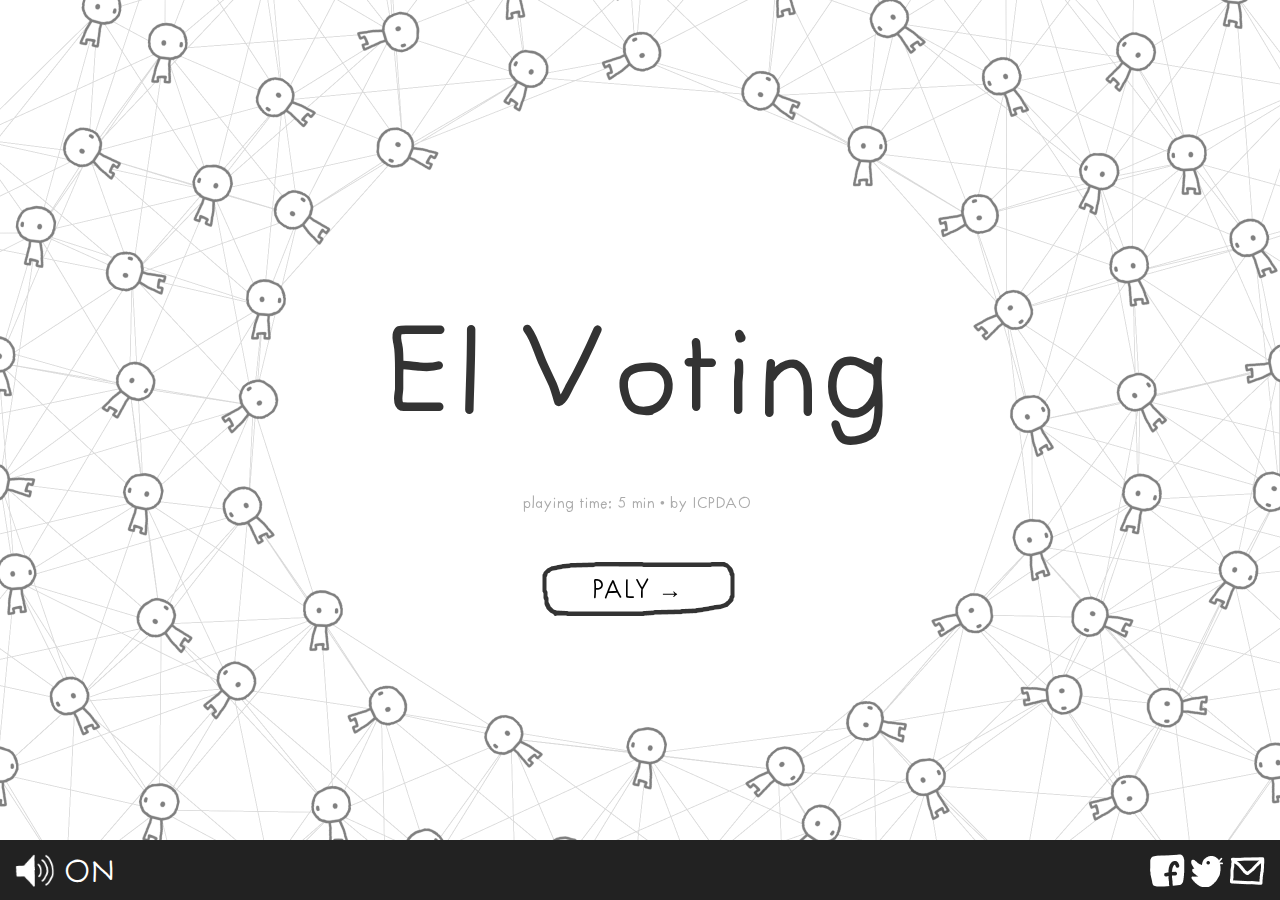
<file: index.html>
<!doctype>
<html>
<head>

	<title>EI Voting</title>
	<meta name="description" content=""/>
    <meta content="text/html;charset=utf-8" http-equiv="Content-Type">
	<meta content="utf-8" http-equiv="encoding">
	<meta charset="utf-8">
	<link rel="icon" type="image/png" href="favicon.png">

	<meta itemprop="name" content="EI voting">
	<meta itemprop="description" content="">
	<meta itemprop="image" content="https://pbs.twimg.com/media/EwlUdBxVkAIz2p7?format=png&name=small">

	<meta name="twitter:card" content="summary_large_image">
	<meta name="twitter:site" content="@icpdao">
	<meta name="twitter:title" content="EI voting">
	<meta name="twitter:description" content="">
	<meta name="twitter:creator" content="@icpdao">
	<meta name="twitter:image" content="https://pbs.twimg.com/media/EwlUdBxVkAIz2p7?format=png&name=small">

	<meta property="og:title" content="EI voting">
	<meta property="og:type" content="website">
	<meta property="og:url" content="https://icpdao.co">
	<meta property="og:image" content="https://pbs.twimg.com/media/EwlUdBxVkAIz2p7?format=png&name=small">
	<meta property="og:description" content="">

	<!-- Styles -->
	<link rel="stylesheet" href="css/slides.css?v11">
	<link rel="stylesheet" href="css/balloon.css?v11">

</head>
<body>
	<div id="preloader">loading...</div> 
	<div style="display:none" id="main">
		<div id="slideshow_container">
			<div id="slideshow"></div>
			<div id="scratcher"></div>
		</div>
	</div>
	<div style="display:none" id="footer">
		<div id="sound" sound="on" class="no-select">
			<div id="sound_icon"></div>
			<div id="sound_on">ON</div> 
			<div id="sound_off">OFF</div>
		</div>
		<div id="select"></div>

		<!-- TRANSLATE "title" & "text". Make sure it's less than 112 characters, for Twitter's sake -->
		<!-- Also, change "link" to whatever the link for the translated version will be! -->
		<sharing title="EI Voting"
				 text="Is there a mechanism that allows everyone's outcome of work to be labelled with a price, and the price to be obtained fairly, efficiently and automatically? Let those who truly contribute be rewarded accordingly？"
				 link="http://g.icpdao.co"></sharing>

	</div>
</body>
</html>

<!-- Libraries -->
<script src="js/lib/helpers.js?v11"></script>
<script src="js/lib/pegasus.js?v11"></script>
<script>var c_ = {};</script>
<script src="js/lib/minpubsub.src.js?v11"></script>
<script src="js/lib/q.js?v11"></script>
<script src="js/lib/pixi.min.js?v11"></script>
<script src="js/lib/howler.js?v11"></script>
<script>var createjs = window;</script>
<script src="js/lib/tweenjs-0.6.2.min.js?v11"></script>
<script>Ticker.framerate=60; Ticker.paused=true;</script>
<script src="js/lib/sharing.js?v11"></script>

<!-- Core Engine -->
<script src="js/core/Loader.js?v11"></script>
<script src="js/core/Slideshow.js?v11"></script>
<script src="js/core/SlideSelect.js?v11"></script>
<script src="js/core/Button.js?v11"></script>
<script src="js/core/Legend.js?v11"></script>
<script src="js/core/TextBox.js?v11"></script>
<script src="js/core/DialogueBox.js?v11"></script>
<script src="js/core/Words.js?v11"></script>
<script src="js/core/IncDecNumber.js?v11"></script>
<script src="js/core/Slider.js?v11"></script>
<script src="js/core/Scratcher.js?v11"></script>
<script src="js/core/Background.js?v11"></script>
<script src="js/core/ImageBox.js?v11"></script>
<script src="js/core/SizeBox.js?v11"></script>
<script src="js/core/EmptyBox.js?v11"></script>
<script src="js/core/PayoffsUI.js?v11"></script>

<!-- Simulations -->
<script src="js/sims/Splash.js?v11"></script>
<script src="js/sims/PD.js?v11"></script>
<script src="js/sims/Peeps.js?v11"></script>
<script src="js/sims/SilderInput.js?v11"></script>
<script src="js/sims/Voter.js?v11"></script>
<script src="js/sims/BallotTicket.js?v11"></script>
<script src="js/sims/Iterated.js?v11"></script>
<script src="js/sims/Tournament.js?v11"></script>
<script src="js/sims/SandboxUI.js?v11"></script>

<!-- Slides -->
<script src="js/slides/0_Slides_Intro.js?v11"></script>
<script src="js/slides/1_Slides_CoopUnderstand.js?v11"></script>
<script src="js/slides/2_Slides_RuleUnderstand.js?v11"></script>
<script src="js/slides/3_Slides_Convergence.js?v11"></script>
<script src="js/slides/4_Slides_Conclusion.js?v11"></script>
<script src="js/slides/5_Slides_Ending.js"></script>

<!-- Main Code -->
<script src="js/main.js?v11"></script>
</file>
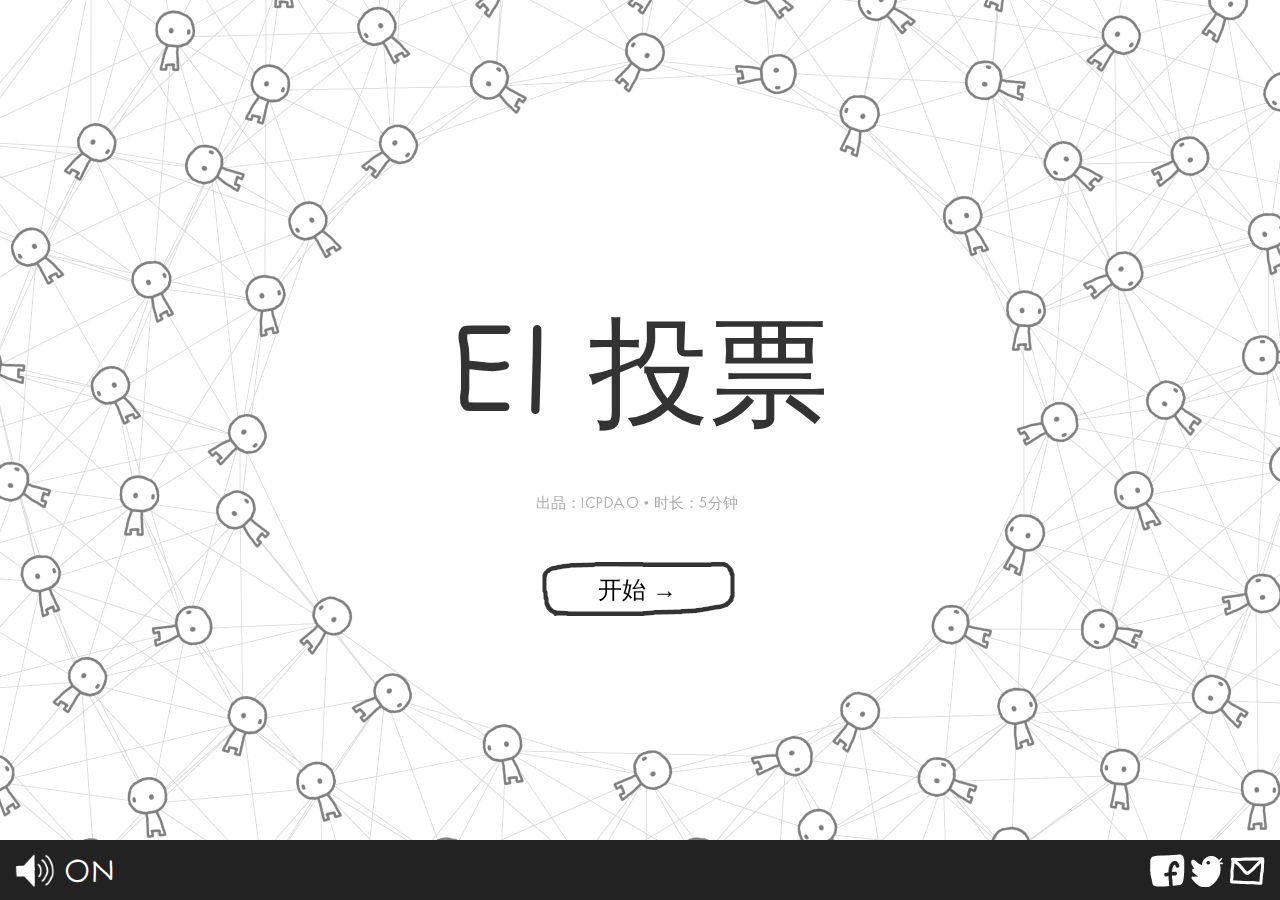
<file: zh_CN/index.html>
<!doctype>
<html>

<head>

    <title>EI 投票</title>
    <meta name="description" content="" />
    <meta content="text/html;charset=utf-8" http-equiv="Content-Type">
    <meta content="utf-8" http-equiv="encoding">
    <meta charset="utf-8">
    <link rel="icon" type="image/png" href="../favicon.png">

    <meta itemprop="name" content="EI voting">
    <meta itemprop="description" content="">
    <meta itemprop="image" content="https://pbs.twimg.com/media/EwlUdBxVkAIz2p7?format=png&name=small">

    <meta name="twitter:card" content="summary_large_image">
    <meta name="twitter:site" content="@icpdao">
    <meta name="twitter:title" content="EI voting">
    <meta name="twitter:description" content="">
    <meta name="twitter:creator" content="@icpdao">
    <meta name="twitter:image" content="https://pbs.twimg.com/media/EwlUdBxVkAIz2p7?format=png&name=small">

    <meta property="og:title" content="EI voting">
    <meta property="og:type" content="website">
    <meta property="og:url" content="https://icpdao.co">
    <meta property="og:image" content="https://pbs.twimg.com/media/EwlUdBxVkAIz2p7?format=png&name=small">
    <meta property="og:description" content="">

    <!-- Styles -->
    <link rel="stylesheet" href="../css/slides.css?v11">
    <link rel="stylesheet" href="../css/balloon.css?v11">

</head>

<body>
    <div id="preloader">加载中...</div>
    <div style="display:none" id="main">
        <div id="slideshow_container">
            <div id="slideshow"></div>
            <div id="scratcher"></div>
        </div>
    </div>
    <div style="display:none" id="footer">
        <div id="sound" sound="on" class="no-select">
            <div id="sound_icon"></div>
            <div id="sound_on">ON</div>
            <div id="sound_off">OFF</div>
        </div>
        <div id="select"></div>

        <sharing title="EI 投票"
            text="是否存在一种机制, 能让每个人的工作成果都明码标价呢? 标价结果能公平的、高效的、自动化的获得呢? 使得那些真正参与贡献的人，享有与之匹配的酬劳呢? </b>"
            link="http://g.icpdao.co"></sharing>

    </div>
</body>

</html>

<!-- Libraries -->
<script src="../js/lib/helpers.js?v11"></script>
<script src="../js/lib/pegasus.js?v11"></script>
<script>var c_ = {};</script>
<script src="../js/lib/minpubsub.src.js?v11"></script>
<script src="../js/lib/q.js?v11"></script>
<script src="../js/lib/pixi.min.js?v11"></script>
<script src="../js/lib/howler.js?v11"></script>
<script>var createjs = window;</script>
<script src="../js/lib/tweenjs-0.6.2.min.js?v11"></script>
<script>Ticker.framerate = 60; Ticker.paused = true;</script>
<script src="../js/lib/sharing.js?v11"></script>

<!-- Core Engine -->
<script src="../js/core/Loader.js?v11"></script>
<script src="../js/core/Slideshow.js?v11"></script>
<script src="../js/core/SlideSelect.js?v11"></script>
<script src="../js/core/Button.js?v11"></script>
<script src="../js/core/Legend.js?v11"></script>
<script src="../js/core/TextBox.js?v11"></script>
<script src="../js/core/DialogueBox.js?v11"></script>
<script src="../js/core/Words.js?v11"></script>
<script src="../js/core/IncDecNumber.js?v11"></script>
<script src="../js/core/Slider.js?v11"></script>
<script src="../js/core/Scratcher.js?v11"></script>
<script src="../js/core/Background.js?v11"></script>
<script src="../js/core/ImageBox.js?v11"></script>
<script src="../js/core/SizeBox.js?v11"></script>
<script src="../js/core/EmptyBox.js?v11"></script>
<script src="../js/core/PayoffsUI.js?v11"></script>

<!-- Simulations -->
<script src="../js/sims/Splash.js?v11"></script>
<script src="../js/sims/PD.js?v11"></script>
<script src="../js/sims/Peeps.js?v11"></script>
<script src="../js/sims/SilderInput.js?v11"></script>
<script src="../js/sims/Voter.js?v11"></script>
<script src="../js/sims/BallotTicket.js?v11"></script>
<script src="../js/sims/Iterated.js?v11"></script>
<script src="../js/sims/Tournament.js?v11"></script>
<script src="../js/sims/SandboxUI.js?v11"></script>

<!-- Slides -->
<script src="../js/slides/0_Slides_Intro.js?v11"></script>
<script src="../js/slides/1_Slides_CoopUnderstand.js?v11"></script>
<script src="../js/slides/2_Slides_RuleUnderstand.js?v11"></script>
<script src="../js/slides/3_Slides_Convergence.js?v11"></script>
<script src="../js/slides/4_Slides_Conclusion.js?v11"></script>
<script src="../js/slides/5_Slides_Ending.js"></script>

<!-- Main Code -->
<script src="../js/main.js?v11"></script>
</file>
<file: css/slides.css>
@font-face{
	font-family: 'FuturaHandwritten';
	font-style: normal;
	src: url('FuturaHandwritten.ttf') format('truetype');
}

html,body{
	width: 100%;
	height: 100%;
}

body{
	
	margin:0;
	overflow: hidden;

	background: #fff;

	font-family: 'FuturaHandwritten';
	color: #333;
	font-size: 20px;

}
#preloader{
	position: absolute;
    margin: auto;
    top: 0;
    left: 0;
    right: 0;
    bottom: 0;
    width: 200px;
    height: 50px;
    font-size: 30px;
    text-align: center;
}
#main{
	width: 100%;
	height: calc(100% - 60px);
	position: relative;
	overflow: hidden;
}
#footer{
	position: absolute;
	z-index: 1000;
	width: 100%;
	height: 60px;
	background: #222;
}
s{
	text-decoration: line-through;
}

#translations{
	margin: 10px auto;
    font-size: 10.5px;
    line-height: 19px;
    color: #fff;
    text-align: center;
    width: 960px;
    letter-spacing: -0.5px;
}
#translations a{
	color:#dd4040;
}
#translations a:hover{
	color:#ee5151;
}



/*************************/
/******* SOUND *******/
/*************************/
#sound{
	position: absolute;
	left:13px;
	top:5px;
	width: 100px;
	height: 50px;
	cursor: pointer;
}
#sound > div{
	position: absolute;
}
#sound #sound_icon{
	background: url(../assets/ui/sound.png);
	background-size: auto 100%;
	width: 40px;
	height: 40px;
	top: 5px;
	left:2px;
}
#sound #sound_on, #sound #sound_off{
	left: 52px;
    font-size: 30px;
    line-height: 55px;
}
#sound #sound_on{
	color:#fff;
}
#sound #sound_off{
	color:#595959;
}
#sound[sound=off] #sound_icon{
	background-position: -40px 0;
}
#sound[sound=on] #sound_on, #sound[sound=off] #sound_off{
	display: block;
}
#sound[sound=off] #sound_on, #sound[sound=on] #sound_off{
	display: none;
}

.sharing{
	position: absolute;
	width:120px;
	height:40px;
	top:10px;
	right:13px;
}
.sharing img{
	width: 40px;
	height: 40px;
}

/*************************/
/******* SLIDESHOW *******/
/*************************/

#slideshow_container{
	width:0; height:0;
	position:absolute;
	margin:auto; 
	top:0; left:0; right:0; bottom:0;
}
#slideshow{
	
	/*border: 1px solid rgba(0,0,0,0.2);*/
	width:960px;
	height:540px;

	/* Center this thing */
	position: absolute;
	left:-480px;
	top:-270px;

}
.object{
	position: absolute;
	transition: left 0.5s ease-in-out, top 0.5s ease-in-out;
}
.fader{
	transition: opacity 0.5s ease-in-out !important;
}

/******** Text Box ********/

.textbox{}
.textbox > div{
	position: absolute;
}
/* fake bold */
.textbox b{
	font-weight: normal;
	text-shadow:1px 0 0 currentColor;
}


.label{
	position: absolute;
}

/********* Size Box ********/

.sizebox {
	height: 60px;
	width: 60px;
	color: #fff;
	font-size: 1.5em;
	font-weight: 600;
	line-height: 60px;
	text-align: center;
	cursor: pointer;
	user-select: none;
}

/********* Button ********/

.no-select{
	-webkit-user-select: none;
	-moz-user-select: none;
	-ms-user-select: none;
	user-select: none;
	cursor: default;
}
.button{
	z-index: 0;
	-webkit-user-select: none;
	-moz-user-select: none;
	-ms-user-select: none;
	user-select: none;

	transform-origin: 97.5px 27.5px;
	transition: transform 0.1s ease-out;

	text-align: center;
}
.button #background{
	position: absolute;
	background: url(../assets/ui/button.png);
	width:250px; height:125px;
	background-size: 100%;
	top:-35px; left:-30px;
	pointer-events:none;
	cursor: default;
}
.button #text{
	
	font-family: 'FuturaHandwritten';
	color: #000;
	font-size: 24px;

	width: 180px;
	height: 30px;
	text-align: center;

	position: absolute;
	top:14px; left:5px;

	cursor: default;

}
.button #hitbox{
	position: absolute;
	width:195px; height:55px;
	cursor: pointer;
}
.button[hover=yes]{
	z-index: 100;
	transform: scale(1.02, 1.02);
}
.button[hover=yes] #background{
	background-position: 0px -125px !important;
}
.button[deactivated=yes] #background{
	background-position: 0px -250px !important;
}
.button[deactivated=yes] #text{
	color: #CCCCCC;
}
.button[deactivated=yes] #hitbox{
	display: none;
}
.button[size=short]{
	transform-origin: 57.5px 27.5px;
}
.button[size=short] #background{
	background: url(../assets/ui/button_short.png);
	background-size: 100%;
	width:150px; left:-20px;
}
.button[size=short] #text{
	width:105px;
	/*font-size: 18px;
    top: 18px;*/
}
.button[size=short] #hitbox{
	width:115px;
}
.button[size=long]{
	transform-origin: 172.5px 27.5px;
}
.button[size=long] #background{
	background: url(../assets/ui/button_long.png);
	background-size: 100%;
	width:400px;
}
.button[size=long] #text{
	width:330px;
	top: 11px;
}
.button[size=long] #hitbox{
	width:345px;
}
.button:active{
    transform: scale(0.95, 0.95);
}


/*************************/
/****** SANDBOX UI *******/
/*************************/

#sandbox_tabs{
	position: absolute;
	left: 460px; top:-10px;
	background: url(../assets/ui/sandbox_tabs.png);
	width:500px; height:470px;
	background-size: auto 100%;

	-webkit-user-select: none;  /* Chrome all / Safari all */
	-moz-user-select: none;     /* Firefox all */
	-ms-user-select: none;      /* IE 10+ */
	user-select: none; 
	cursor: default;
}
#sandbox_tabs > div{
	position: absolute;
}
#sandbox_tabs .hitbox{
	cursor: pointer;
	font-size: 25px;
	top: 22px;
}
#sandbox_tabs .sandbox_page{
	width: 433px;
	height: 385px;
	left: 33px;
	top: 80px;
}
.incdec{
	width: 0; height: 0;
	position: absolute;
}
.incdec > div{
	position: absolute;
}
.incdec > .incdec_num{
	width:50px; height:50px;
	font-size: 25px;
	text-align: center;
    top: -16px;
    left: -25px;
    cursor: default;
}
.incdec > .incdec_control{
	left:-10px;
	width:20px; height:20px;
	background: url(../assets/ui/sandbox_incdec.png);
	background-size: auto 100%;
	cursor: pointer;
}
.incdec > .incdec_control[arrow=up]{ top:-35px; background-position:0px 0px; }
.incdec > .incdec_control[arrow=up]:hover{ background-position:-20px 0px; }
.incdec > .incdec_control[arrow=down]{ bottom:-35px; background-position:-40px 0px; }
.incdec > .incdec_control[arrow=down]:hover{ background-position:-60px 0px; }

.slider{
	position: absolute;
	height: 40px;
}
.slider > div{
	position: absolute;
}
.slider > .slider_bg{
	top:0;
	width:100%; height:30px;
	background: url(../assets/ui/slider_bg.png);
	background-size: auto 100%;
}
.slider > .slider_knob{
	top:0;
	width:30px; height:30px;
	background: url(../assets/ui/slider_knob.png);
	background-size: 100% 100%;
	cursor: -webkit-grab;
	cursor: -moz-grab;
	cursor: grab;
}
.slider > .slider_knob:active{
	cursor: -webkit-grabbing;
	cursor: -moz-grabbing;
	cursor: grabbing;
}

.sandbox_pop{
	position: absolute;
}
.sandbox_pop>div{
	position: absolute;
}
.sandbox_pop_icon{
	width: 40px;
	height: 40px;
	background: url(../assets/ui/sandbox_hats.png);
	background-size: auto 100%;
}
.sandbox_pop_label{
	font-size: 18px;
    width: 150px;
    top: 8px;
    left: 50px;
}


.silder_input_pop{
	position: absolute;
}
.silder_input>div{
	position: absolute;
}
.silder_input_label{
	font-size: 18px;
    width: 90px;
    top: 8px;
	left: 20px;
}
.silder_input_amount{
	font-size: 18px;
    width: 30px;
    top: 9px;
	left: 110px;
}
.silder_input_unit{
	font-size: 18px;
    width: 50px;
    top: 8px;
	left: 140px;
}

/*************************/
/******* SCRATCHER *******/
/*************************/

.scratcher{
	position: absolute;
	top:0; left:0;
	width: 100%; height: 100%;
	background: url(../assets/ui/scratch.png);
	background-size: 200% 2000%;
	display: none;

	z-index: 200;
}

/*************************/
/******* SCOREBOARD *******/
/*************************/

#scoreboard{
	position: absolute;
	width:200px; height:100px;
	background: url(../assets/iterated/iterated_scoreboard.png);
	background-size: 100% 100%;
}
#scoreboard > div{
	position: absolute;
	width: 60px; height: 60px;
	text-align: center;
	font-size: 50px;
	color: #666666;
}
#scoreboard > div:nth-child(1){
	left: 20px;
    top: 21px;
}
#scoreboard > div:nth-child(2){
	right: 15px;
    top: 21px;
}

/*************************/
/******* CHARACTERS *******/
/*************************/

.character{
	position: absolute;
	height: 114px;
}
.character #peep{
	background: url(../assets/tournament/peep_characters.png);
	background-size: auto 100%;
	width: 105px;
	height: 114px;
	top: -5px;
    left: -10px;
}
.character #desc{
	width: calc(100% - 100px);
	font-size: 18px;
	height: 114px;
	right: 0;
	line-height: 1.2em;
}
.character #peep[char=tft]{    background-position: 0 0; }
.character #peep[char=all_d]{  background-position: -105px 0; }
.character #peep[char=all_c]{  background-position: -210px 0; }
.character #peep[char=grudge]{ background-position: -315px 0; }
.character #peep[char=prober]{ background-position: -420px 0; }
.character #peep[char=tf2t]{   background-position: -525px 0; }
.character #peep[char=pavlov]{ background-position: -630px 0; }
.character #peep[char=random]{ background-position: -735px 0; }

.tft{ color:#4089DD; }
.oneself{ color:#4089DD; }
.all_d{ color:#52537F; }
.greedy{ color:#52537F; }
.all_c{ color:#FF75FF; }
.grudge{ color:#efc701; }
.prober{ color:#f6b24c; }
.honest{ color:#f6b24c; }
.tf2t{ color:#88A8CE; }
.pavlov{ color:#86C448; }
.random{ color:#FF5E5E; }

.icon{
	width:25px; height:25px;
	background: url(../assets/ui/sandbox_hats.png);
	background-size: auto 100%;
	display: inline-block;
	position: relative;
    top: 1px;
}
.icon_label{
	display: inline-block;
	font-size: 20px;
	position: relative;
    top: -3px;
}
.tft .icon{ 		background-position: 0 0; }
.all_d .icon{ 	background-position: -25px 0; }
.all_c .icon{ 	background-position: -50px 0; }
.grudge .icon{ 	background-position: -75px 0; }
.prober .icon{ 	background-position: -100px 0; }
.tf2t .icon{ 	background-position: -125px 0; }
.pavlov .icon{ 	background-position: -150px 0; }
.random .icon{ 	background-position: -175px 0; }
.honest .icon { background-position: -100px 0; }
.greedy .icon { background-position: -25px 0; }
.oneself .icon { background-position: 0 0; }
/*************************/
/******* MISC STUFF *******/
/*************************/

.score_small{
	width:40px; height:40px;
	background: url(../assets/tournament/score_small.png);
	background-size: auto 100%;
	display: inline-block;
}
.score_small[payoff=R]{ background-position: 0 0; }
.score_small[payoff=T]{ background-position: -40px 0; }
.score_small[payoff=S]{ background-position: -80px 0; }
.score_small[payoff=P]{ background-position: -120px 0; }

/*************************/
/***** SLIDE SELECT ******/
/*************************/

#select{
	width:100%;
	text-align: center;
    padding-top: 15px;
}
#select .dot{
	width: 30px;
	height: 30px;
	border-radius: 40px;
	border: 1px solid #fff;
	display: inline-block;
	margin: 0 5px;
	cursor: pointer;
}
#select .dot[selected]{
	background: #fff;
}

/*************************/
/***** CREDITS ******/
/*************************/

.credits{
	color: #888;
}
.credits .big{
	font-size:40px;
	line-height: 42px;
	color:#fff;
}
.credits .divider{
	display: block;
	height: 40px;
}
.credits a{
	color:#dd4040;
}
.credits a:hover{
	color:#ee5151;
}

.dialogue_box {
	height: 45px;
	display: flex;
	flex-direction: row;
}

.dialgoue_box_tips {
	border-style: solid;
	width: 0px;  
	height: 0px;  
	border-width: 9px;  
	border-color: transparent #282828 transparent transparent; 
	margin-top: 12.5px;
}

.dialgoue_box_tips_right {
	border-style: solid;
	width: 0px;  
	height: 0px;  
	border-width: 9px;  
	border-color: transparent #282828 transparent transparent; 
	margin-top: 12.5px;
	transform: rotate(180deg);
}

.dialgoue_box_pop {
	width: 181px;
	height: 45px;
	line-height: 45px;
	background: #282828;
	border-radius: 5px;
	text-align: center;
	color: #fff;
}

.ballot_ticket {
	width: 50px;
	height: 30px;
	background: url(../assets/ballot/ballot_ticket.png);
	background-size: 100% 100%;
	display: inline-block;
}

.ending a {
	color:#4A90E2;
}

.ending a:hover{
	color:#579ae7;
}
</file>
<file: css/balloon.css>
button[data-balloon] {
  overflow: visible;
}
[data-balloon] {
  position: relative;
}
[data-balloon]:before,
[data-balloon]:after {
  -ms-filter: "progid:DXImageTransform.Microsoft.Alpha(Opacity=0)";
  filter: alpha(opacity=0);
  -khtml-opacity: 0;
  -moz-opacity: 0;
  opacity: 0;
  pointer-events: none;
  -webkit-transition: all 0.1s ease-out 0.1s;
  transition: all 0.1s ease-out 0.1s;
  bottom: 100%;
  left: 50%;
  position: absolute;
  z-index: 10;
  -webkit-transform: translate(-50%, 10px);
  -ms-transform: translate(-50%, 10px);
  transform: translate(-50%, 10px);
  -webkit-transform-origin: top;
  -ms-transform-origin: top;
  transform-origin: top;
}
[data-balloon]:after {
  background: rgba(17, 17, 17, 0.9);
  border-radius: 4px;
  color: #fff;
  content: attr(data-balloon);
  font-size: 18px;
  padding: .5em 1em;
  white-space: nowrap;
  /*margin-bottom: 11px;*/
  margin-bottom: 26px;
}
[data-balloon]:before {
  background: url('data:image/svg+xml;charset=utf-8,%3Csvg%20xmlns%3D%22http%3A//www.w3.org/2000/svg%22%20width%3D%2236px%22%20height%3D%2212px%22%3E%3Cpath%20fill%3D%22rgba%2817,%2017,%2017,%200.9%29%22%20transform%3D%22rotate%280%29%22%20d%3D%22M2.658,0.000%20C-13.615,0.000%2050.938,0.000%2034.662,0.000%20C28.662,0.000%2023.035,12.002%2018.660,12.002%20C14.285,12.002%208.594,0.000%202.658,0.000%20Z%22/%3E%3C/svg%3E') no-repeat;
  background-size: 100% auto;
  height: 6px;
  width: 18px;
  content: "";
  /*margin-bottom: 5px;*/
  margin-bottom: 20px;
}
[data-balloon]:hover:before,
[data-balloon][data-balloon-visible]:before,
[data-balloon]:hover:after,
[data-balloon][data-balloon-visible]:after {
  -ms-filter: "progid:DXImageTransform.Microsoft.Alpha(Opacity=100)";
  filter: alpha(opacity=100);
  -khtml-opacity: 1;
  -moz-opacity: 1;
  opacity: 1;
  pointer-events: auto;
  -webkit-transform: translate(-50%, 0);
  -ms-transform: translate(-50%, 0);
  transform: translate(-50%, 0);
}
[data-balloon].font-awesome:after {
  font-family: FontAwesome;
}
[data-balloon][data-balloon-break]:after {
  white-space: pre;
}
[data-balloon-pos="down"]:before,
[data-balloon-pos="down"]:after {
  bottom: auto;
  left: 50%;
  top: 100%;
  -webkit-transform: translate(-50%, -10px);
  -ms-transform: translate(-50%, -10px);
  transform: translate(-50%, -10px);
}
[data-balloon-pos="down"]:after {
  margin-top: 11px;
}
[data-balloon-pos="down"]:before {
  background: url('data:image/svg+xml;charset=utf-8,%3Csvg%20xmlns%3D%22http%3A//www.w3.org/2000/svg%22%20width%3D%2236px%22%20height%3D%2212px%22%3E%3Cpath%20fill%3D%22rgba%2817,%2017,%2017,%200.9%29%22%20transform%3D%22rotate%28180%2018%206%29%22%20d%3D%22M2.658,0.000%20C-13.615,0.000%2050.938,0.000%2034.662,0.000%20C28.662,0.000%2023.035,12.002%2018.660,12.002%20C14.285,12.002%208.594,0.000%202.658,0.000%20Z%22/%3E%3C/svg%3E') no-repeat;
  background-size: 100% auto;
  height: 6px;
  width: 18px;
  margin-top: 5px;
  margin-bottom: 0;
}
[data-balloon-pos="down"]:hover:before,
[data-balloon-pos="down"][data-balloon-visible]:before,
[data-balloon-pos="down"]:hover:after,
[data-balloon-pos="down"][data-balloon-visible]:after {
  -webkit-transform: translate(-50%, 0);
  -ms-transform: translate(-50%, 0);
  transform: translate(-50%, 0);
}
[data-balloon-pos="left"]:before,
[data-balloon-pos="left"]:after {
  bottom: auto;
  left: auto;
  right: 100%;
  top: 50%;
  -webkit-transform: translate(10px, -50%);
  -ms-transform: translate(10px, -50%);
  transform: translate(10px, -50%);
}
[data-balloon-pos="left"]:after {
  margin-right: 11px;
}
[data-balloon-pos="left"]:before {
  background: url('data:image/svg+xml;charset=utf-8,%3Csvg%20xmlns%3D%22http%3A//www.w3.org/2000/svg%22%20width%3D%2212px%22%20height%3D%2236px%22%3E%3Cpath%20fill%3D%22rgba%2817,%2017,%2017,%200.9%29%22%20transform%3D%22rotate%28-90%2018%2018%29%22%20d%3D%22M2.658,0.000%20C-13.615,0.000%2050.938,0.000%2034.662,0.000%20C28.662,0.000%2023.035,12.002%2018.660,12.002%20C14.285,12.002%208.594,0.000%202.658,0.000%20Z%22/%3E%3C/svg%3E') no-repeat;
  background-size: 100% auto;
  height: 18px;
  width: 6px;
  margin-right: 5px;
  margin-bottom: 0;
}
[data-balloon-pos="left"]:hover:before,
[data-balloon-pos="left"][data-balloon-visible]:before,
[data-balloon-pos="left"]:hover:after,
[data-balloon-pos="left"][data-balloon-visible]:after {
  -webkit-transform: translate(0, -50%);
  -ms-transform: translate(0, -50%);
  transform: translate(0, -50%);
}
[data-balloon-pos="right"]:before,
[data-balloon-pos="right"]:after {
  bottom: auto;
  left: 100%;
  top: 50%;
  -webkit-transform: translate(-10px, -50%);
  -ms-transform: translate(-10px, -50%);
  transform: translate(-10px, -50%);
}
[data-balloon-pos="right"]:after {
  margin-left: 11px;
}
[data-balloon-pos="right"]:before {
  background: url('data:image/svg+xml;charset=utf-8,%3Csvg%20xmlns%3D%22http%3A//www.w3.org/2000/svg%22%20width%3D%2212px%22%20height%3D%2236px%22%3E%3Cpath%20fill%3D%22rgba%2817,%2017,%2017,%200.9%29%22%20transform%3D%22rotate%2890%206%206%29%22%20d%3D%22M2.658,0.000%20C-13.615,0.000%2050.938,0.000%2034.662,0.000%20C28.662,0.000%2023.035,12.002%2018.660,12.002%20C14.285,12.002%208.594,0.000%202.658,0.000%20Z%22/%3E%3C/svg%3E') no-repeat;
  background-size: 100% auto;
  height: 18px;
  width: 6px;
  margin-bottom: 0;
  margin-left: 5px;
}
[data-balloon-pos="right"]:hover:before,
[data-balloon-pos="right"][data-balloon-visible]:before,
[data-balloon-pos="right"]:hover:after,
[data-balloon-pos="right"][data-balloon-visible]:after {
  -webkit-transform: translate(0, -50%);
  -ms-transform: translate(0, -50%);
  transform: translate(0, -50%);
}
[data-balloon-length]:after {
  white-space: normal;
}
[data-balloon-length="small"]:after {
  width: 80px;
}
[data-balloon-length="medium"]:after {
  width: 150px;
}
[data-balloon-length="large"]:after {
  width: 260px;
}
[data-balloon-length="xlarge"]:after {
  width: 90vw;
}
@media screen and (min-width: 768px) {
  [data-balloon-length="xlarge"]:after {
    width: 380px;
  }
}
[data-balloon-length="fit"]:after {
  width: 100%;
}
</file>
